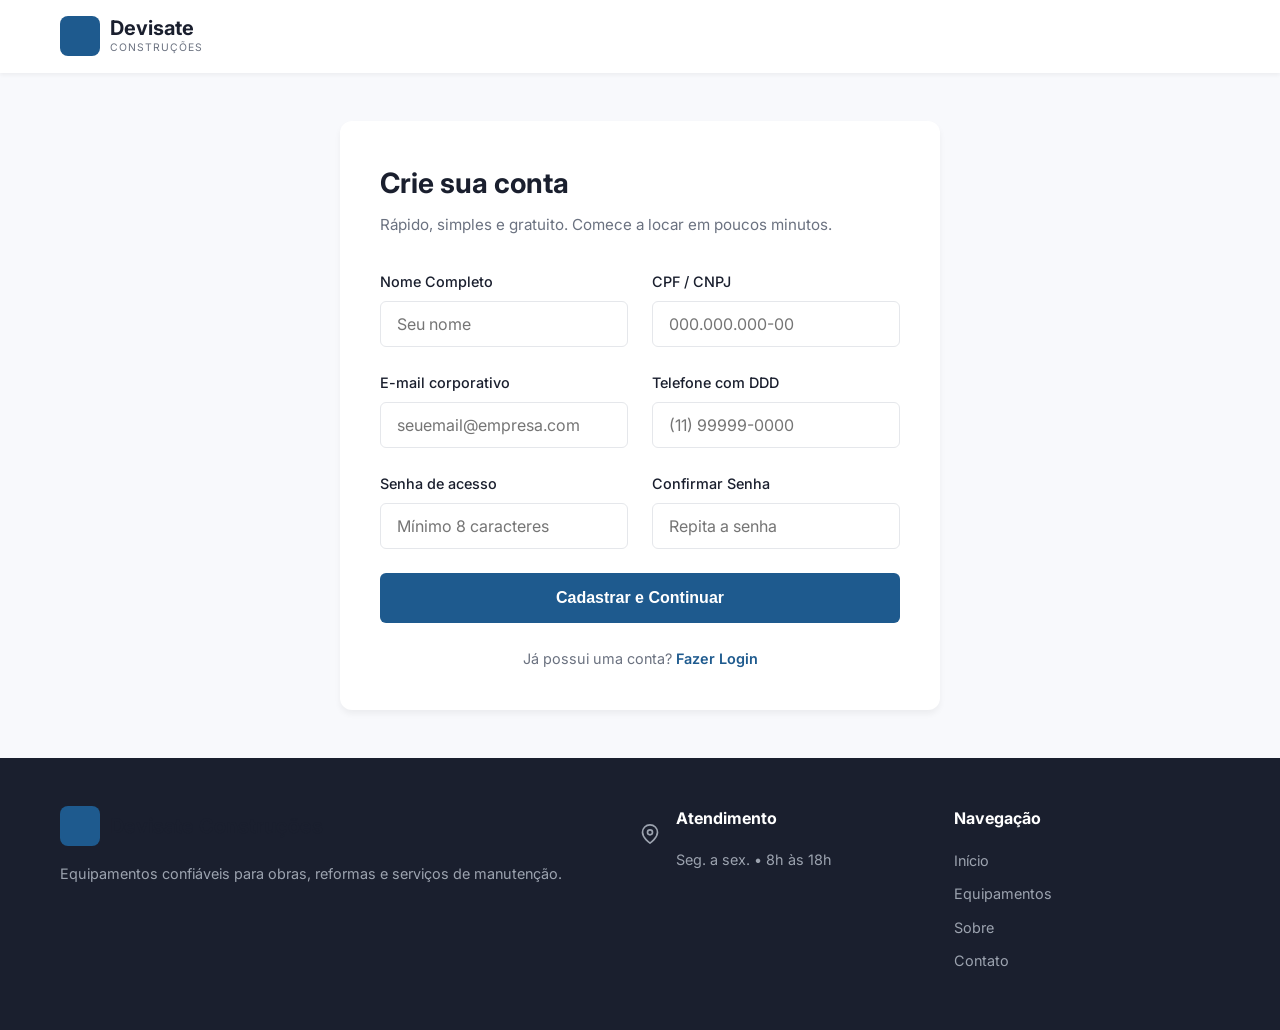
<file: cadastro.html>
<!DOCTYPE html>
<html lang="pt-BR">
<head>
    <meta charset="UTF-8">
    <meta name="viewport" content="width=device-width, initial-scale=1.0">
    <title>Criar Conta - Devisate Construções</title>
    <link rel="stylesheet" href="css/style.css">
    <link href="https://fonts.googleapis.com/css2?family=Inter:wght@400;500;600;700&display=swap" rel="stylesheet">
</head>
<body class="auth-page">
    <header class="header">
        <div class="container">
            <nav class="navbar">
                <div class="logo">
                    <div class="logo-icon"></div>
                    <div class="logo-text">
                        <span class="logo-title">Devisate</span>
                        <span class="logo-subtitle">CONSTRUÇÕES</span>
                    </div>
                </div>
            </nav>
        </div>
    </header>

    <section class="auth-section">
        <div class="container">
            <div class="auth-form-container cadastro-container">
                <div class="auth-form cadastro-form">
                    <h2>Crie sua conta</h2>
                    <p class="auth-subtitle">Rápido, simples e gratuito. Comece a locar em poucos minutos.</p>
                    
                    <form action="#" method="POST">
                        <div class="form-row">
                            <div class="form-group">
                                <label for="nome">Nome Completo</label>
                                <input type="text" id="nome" name="nome" placeholder="Seu nome" required>
                            </div>
                            <div class="form-group">
                                <label for="cpf">CPF / CNPJ</label>
                                <input type="text" id="cpf" name="cpf" placeholder="000.000.000-00" required>
                            </div>
                        </div>
                        
                        <div class="form-row">
                            <div class="form-group">
                                <label for="email">E-mail corporativo</label>
                                <input type="email" id="email" name="email" placeholder="seuemail@empresa.com" required>
                            </div>
                            <div class="form-group">
                                <label for="telefone">Telefone com DDD</label>
                                <input type="tel" id="telefone" name="telefone" placeholder="(11) 99999-0000" required>
                            </div>
                        </div>
                        
                        <div class="form-row">
                            <div class="form-group">
                                <label for="senha">Senha de acesso</label>
                                <input type="password" id="senha" name="senha" placeholder="Mínimo 8 caracteres" required minlength="8">
                            </div>
                            <div class="form-group">
                                <label for="confirmar-senha">Confirmar Senha</label>
                                <input type="password" id="confirmar-senha" name="confirmar-senha" placeholder="Repita a senha" required>
                            </div>
                        </div>
                        
                        <button type="submit" class="btn-primary btn-full">Cadastrar e Continuar</button>
                    </form>
                    
                    <p class="auth-footer">
                        Já possui uma conta? <a href="login.html">Fazer Login</a>
                    </p>
                </div>
            </div>
        </div>
    </section>

    <footer class="footer auth-footer-custom">
        <div class="container">
            <div class="footer-content">
                <div class="footer-section">
                    <div class="logo">
                        <div class="logo-icon"></div>
                        <div class="logo-text">
                            <span class="logo-title">Devisate Construções</span>
                        </div>
                    </div>
                    <p>Equipamentos confiáveis para obras, reformas e serviços de manutenção.</p>
                </div>
                <div class="footer-section">
                    <div class="atendimento">
                        <div class="atendimento-icon">
                            <svg width="20" height="20" viewBox="0 0 24 24" fill="none" stroke="currentColor" stroke-width="2">
                                <path d="M21 10c0 7-9 13-9 13s-9-6-9-13a9 9 0 0 1 18 0z"></path>
                                <circle cx="12" cy="10" r="3"></circle>
                            </svg>
                        </div>
                        <div>
                            <strong>Atendimento</strong>
                            <p>Seg. a sex. • 8h às 18h</p>
                        </div>
                    </div>
                </div>
                <div class="footer-section">
                    <h4>Navegação</h4>
                    <ul>
                        <li><a href="index.html">Início</a></li>
                        <li><a href="equipamentos.html">Equipamentos</a></li>
                        <li><a href="index.html#sobre">Sobre</a></li>
                        <li><a href="index.html#contato">Contato</a></li>
                    </ul>
                </div>
            </div>
        </div>
    </footer>

    <script src="js/script.js"></script>
</body>
</html>
</file>
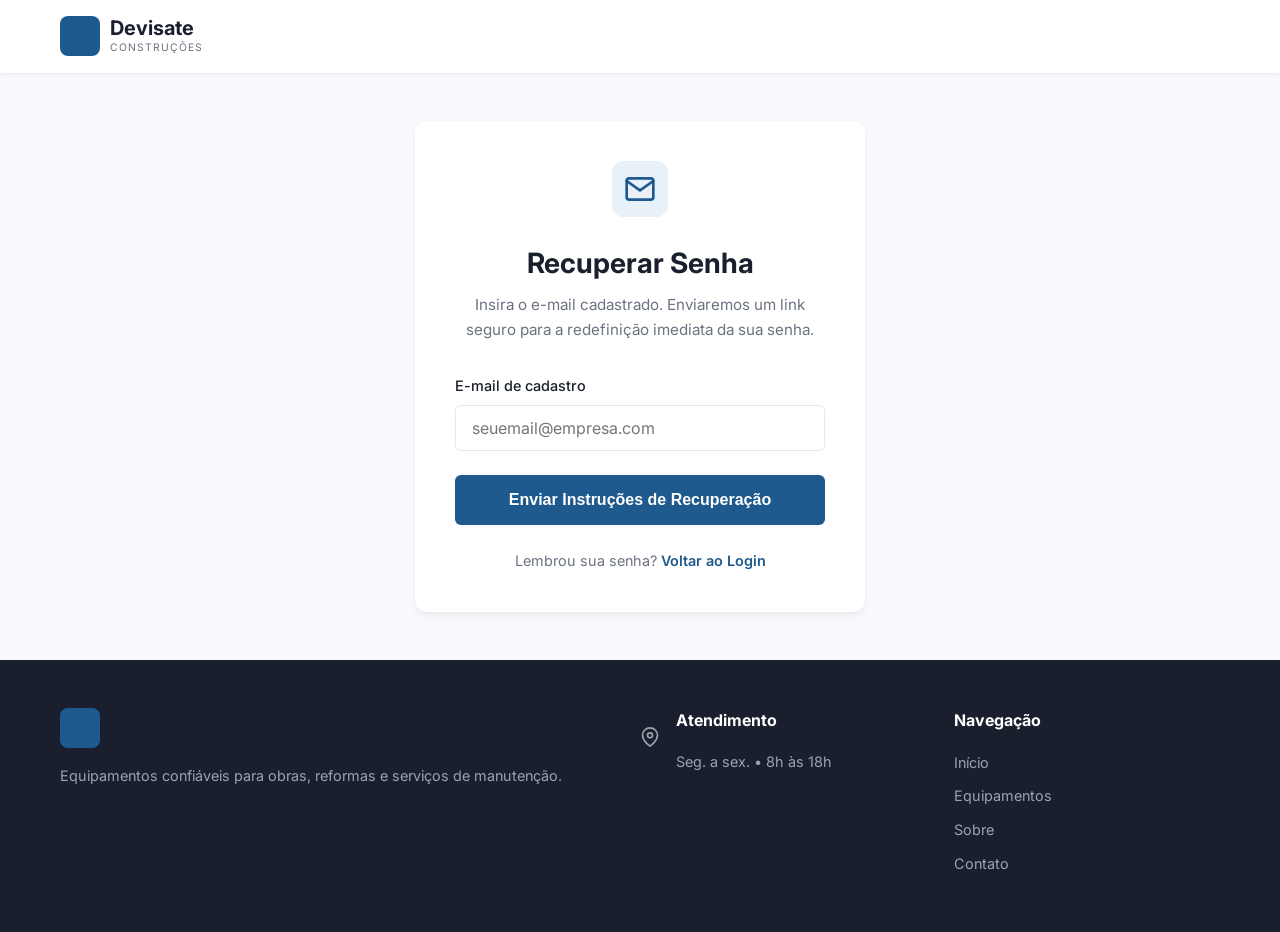
<file: recuperar-senha.html>
<!DOCTYPE html>
<html lang="pt-BR">
<head>
    <meta charset="UTF-8">
    <meta name="viewport" content="width=device-width, initial-scale=1.0">
    <title>Recuperar Senha - Devisate Construções</title>
    <link rel="stylesheet" href="css/style.css">
    <link href="https://fonts.googleapis.com/css2?family=Inter:wght@400;500;600;700&display=swap" rel="stylesheet">
</head>
<body class="auth-page">
    <header class="header">
        <div class="container">
            <nav class="navbar">
                <div class="logo">
                    <div class="logo-icon"></div>
                    <div class="logo-text">
                        <span class="logo-title">Devisate</span>
                        <span class="logo-subtitle">CONSTRUÇÕES</span>
                    </div>
                </div>
            </nav>
        </div>
    </header>

    <section class="auth-section">
        <div class="container">
            <div class="auth-form-container recuperar-container">
                <div class="auth-form recuperar-form">
                    <div class="icon-box">
                        <svg width="32" height="32" viewBox="0 0 24 24" fill="none" stroke="#1e5a8e" stroke-width="2" stroke-linecap="round" stroke-linejoin="round">
                            <path d="M4 4h16c1.1 0 2 .9 2 2v12c0 1.1-.9 2-2 2H4c-1.1 0-2-.9-2-2V6c0-1.1.9-2 2-2z"></path>
                            <polyline points="22,6 12,13 2,6"></polyline>
                        </svg>
                    </div>
                    <h2>Recuperar Senha</h2>
                    <p class="auth-subtitle">Insira o e-mail cadastrado. Enviaremos um link seguro para a redefinição imediata da sua senha.</p>
                    
                    <form action="#" method="POST">
                        <div class="form-group">
                            <label for="email">E-mail de cadastro</label>
                            <input type="email" id="email" name="email" placeholder="seuemail@empresa.com" required>
                        </div>
                        
                        <button type="submit" class="btn-primary btn-full">Enviar Instruções de Recuperação</button>
                    </form>
                    
                    <p class="auth-footer">
                        Lembrou sua senha? <a href="login.html">Voltar ao Login</a>
                    </p>
                </div>
            </div>
        </div>
    </section>

    <footer class="footer auth-footer-custom">
        <div class="container">
            <div class="footer-content">
                <div class="footer-section">
                    <div class="logo">
                        <div class="logo-icon"></div>
                        <div class="logo-text">
                            <span class="logo-title">Devisate Construções</span>
                        </div>
                    </div>
                    <p>Equipamentos confiáveis para obras, reformas e serviços de manutenção.</p>
                </div>
                <div class="footer-section">
                    <div class="atendimento">
                        <div class="atendimento-icon">
                            <svg width="20" height="20" viewBox="0 0 24 24" fill="none" stroke="currentColor" stroke-width="2">
                                <path d="M21 10c0 7-9 13-9 13s-9-6-9-13a9 9 0 0 1 18 0z"></path>
                                <circle cx="12" cy="10" r="3"></circle>
                            </svg>
                        </div>
                        <div>
                            <strong>Atendimento</strong>
                            <p>Seg. a sex. • 8h às 18h</p>
                        </div>
                    </div>
                </div>
                <div class="footer-section">
                    <h4>Navegação</h4>
                    <ul>
                        <li><a href="index.html">Início</a></li>
                        <li><a href="equipamentos.html">Equipamentos</a></li>
                        <li><a href="index.html#sobre">Sobre</a></li>
                        <li><a href="index.html#contato">Contato</a></li>
                    </ul>
                </div>
            </div>
        </div>
    </footer>

    <script src="js/script.js"></script>
</body>
</html>
</file>
<file: css/style.css>
* {
    margin: 0;
    padding: 0;
    box-sizing: border-box;
}

:root {
    --primary-color: #1e5a8e;
    --secondary-color: #2d7cb8;
    --dark-color: #1a1f2e;
    --light-bg: #f8f9fc;
    --white: #ffffff;
    --text-dark: #1a1f2e;
    --text-gray: #6b7280;
    --success: #10b981;
    --border-color: #e5e7eb;
}

body {
    font-family: 'Inter', sans-serif;
    color: var(--text-dark);
    line-height: 1.6;
    background-color: var(--light-bg);
}

.container {
    max-width: 1200px;
    margin: 0 auto;
    padding: 0 20px;
}

.header {
    background: var(--white);
    box-shadow: 0 2px 4px rgba(0,0,0,0.05);
    position: sticky;
    top: 0;
    z-index: 1000;
}

.navbar {
    display: flex;
    justify-content: space-between;
    align-items: center;
    padding: 1rem 0;
}

.logo {
    display: flex;
    align-items: center;
    gap: 10px;
}

.logo-icon {
    width: 40px;
    height: 40px;
    background: var(--primary-color);
    border-radius: 8px;
}

.logo-text {
    display: flex;
    flex-direction: column;
}

.logo-title {
    font-size: 1.25rem;
    font-weight: 700;
    color: var(--dark-color);
    line-height: 1.2;
}

.logo-subtitle {
    font-size: 0.65rem;
    color: var(--text-gray);
    letter-spacing: 1px;
}

.nav-menu {
    display: flex;
    list-style: none;
    gap: 2rem;
    align-items: center;
}

.nav-link {
    text-decoration: none;
    color: var(--text-dark);
    font-weight: 500;
    transition: color 0.3s;
}

.nav-link:hover,
.nav-link.active {
    color: var(--primary-color);
}

.btn-entrar {
    background: var(--primary-color);
    color: var(--white) !important;
    padding: 0.6rem 1.5rem;
    border-radius: 6px;
    text-decoration: none;
    font-weight: 600;
    transition: background 0.3s;
}

.btn-entrar:hover {
    background: var(--secondary-color);
}

.hamburger {
    display: none;
    flex-direction: column;
    gap: 5px;
    cursor: pointer;
}

.hamburger span {
    width: 25px;
    height: 3px;
    background: var(--dark-color);
    transition: 0.3s;
}

.hero {
    padding: 4rem 0;
    background: var(--white);
}

.hero-content {
    display: grid;
    grid-template-columns: 1fr 1fr;
    gap: 4rem;
    align-items: center;
}

.hero-text h1 {
    font-size: 3rem;
    color: var(--dark-color);
    margin-bottom: 1rem;
    line-height: 1.2;
}

.hero-text p {
    font-size: 1.1rem;
    color: var(--text-gray);
    margin-bottom: 2rem;
}

.btn-primary {
    display: inline-block;
    background: var(--primary-color);
    color: var(--white);
    padding: 1rem 2rem;
    border-radius: 6px;
    text-decoration: none;
    font-weight: 600;
    transition: background 0.3s;
    border: none;
    cursor: pointer;
}

.btn-primary:hover {
    background: var(--secondary-color);
}

.hero-features {
    display: flex;
    gap: 2rem;
    margin-top: 2rem;
}

.hero-features span {
    color: var(--text-gray);
    font-size: 0.9rem;
}

.hero-image img {
    width: 100%;
    border-radius: 12px;
    box-shadow: 0 10px 30px rgba(0,0,0,0.1);
}

section {
    padding: 4rem 0;
}

.section-header {
    text-align: center;
    margin-bottom: 3rem;
}

.section-tag {
    display: block;
    color: var(--primary-color);
    font-size: 0.85rem;
    font-weight: 600;
    margin-bottom: 0.5rem;
    text-transform: uppercase;
    letter-spacing: 1px;
}

.section-header h2 {
    font-size: 2.2rem;
    color: var(--dark-color);
    margin-bottom: 1rem;
}

.section-header p {
    color: var(--text-gray);
    max-width: 600px;
    margin: 0 auto;
}

.categorias {
    background: var(--light-bg);
}

.categorias-grid {
    display: grid;
    grid-template-columns: repeat(3, 1fr);
    gap: 2rem;
}

.categoria-card {
    background: var(--white);
    border-radius: 12px;
    overflow: hidden;
    box-shadow: 0 4px 6px rgba(0,0,0,0.05);
    transition: transform 0.3s, box-shadow 0.3s;
}

.categoria-card:hover {
    transform: translateY(-5px);
    box-shadow: 0 10px 20px rgba(0,0,0,0.1);
}

.categoria-card img {
    width: 100%;
    height: 200px;
    object-fit: cover;
}

.categoria-content {
    padding: 1.5rem;
}

.categoria-content h3 {
    font-size: 1.25rem;
    margin-bottom: 0.5rem;
    color: var(--dark-color);
}

.categoria-content p {
    color: var(--text-gray);
    font-size: 0.9rem;
    margin-bottom: 1rem;
}

.btn-secondary {
    display: inline-block;
    padding: 0.6rem 1.2rem;
    border: 2px solid var(--primary-color);
    color: var(--primary-color);
    text-decoration: none;
    border-radius: 6px;
    font-weight: 600;
    transition: all 0.3s;
}

.btn-secondary:hover {
    background: var(--primary-color);
    color: var(--white);
}

.equipamentos-disponiveis {
    background: var(--white);
}

.equipamentos-grid {
    display: grid;
    grid-template-columns: repeat(4, 1fr);
    gap: 1.5rem;
}

.equipamento-card {
    background: var(--light-bg);
    border-radius: 12px;
    overflow: hidden;
    border: 1px solid var(--border-color);
    transition: box-shadow 0.3s;
}

.equipamento-card:hover {
    box-shadow: 0 8px 16px rgba(0,0,0,0.1);
}

.equipamento-card img {
    width: 100%;
    height: 180px;
    object-fit: cover;
}

.equipamento-info {
    padding: 1.25rem;
}

.equipamento-info h3 {
    font-size: 1.1rem;
    margin-bottom: 0.5rem;
    color: var(--dark-color);
}

.categoria-label {
    display: block;
    font-size: 0.85rem;
    color: var(--text-gray);
    margin-bottom: 0.5rem;
}

.status {
    display: block;
    font-size: 0.85rem;
    margin-bottom: 1rem;
    color: var(--success);
}

.btn-detalhes {
    display: block;
    text-align: center;
    padding: 0.6rem;
    border: 1px solid var(--border-color);
    border-radius: 6px;
    text-decoration: none;
    color: var(--text-dark);
    font-weight: 600;
    transition: all 0.3s;
}

.btn-detalhes:hover {
    background: var(--primary-color);
    color: var(--white);
    border-color: var(--primary-color);
}

.sobre {
    background: var(--light-bg);
}

.sobre-content {
    display: grid;
    grid-template-columns: 1fr 1fr;
    gap: 4rem;
    align-items: center;
}

.sobre-text h2 {
    font-size: 2rem;
    color: var(--dark-color);
    margin: 1rem 0;
}

.sobre-text p {
    color: var(--text-gray);
    margin-bottom: 1rem;
}

.sobre-image img {
    width: 100%;
    border-radius: 12px;
    box-shadow: 0 10px 30px rgba(0,0,0,0.1);
}

.diferenciais {
    background: var(--white);
}

.diferenciais-grid {
    display: grid;
    grid-template-columns: repeat(4, 1fr);
    gap: 2rem;
}

.diferencial-card {
    background: var(--light-bg);
    padding: 2rem;
    border-radius: 12px;
    text-align: center;
    transition: transform 0.3s;
}

.diferencial-card:hover {
    transform: translateY(-5px);
}

.diferencial-icon {
    margin-bottom: 1rem;
    display: flex;
    justify-content: center;
}

.diferencial-card h3 {
    font-size: 1.1rem;
    margin-bottom: 0.5rem;
    color: var(--dark-color);
}

.diferencial-card p {
    font-size: 0.9rem;
    color: var(--text-gray);
}

.footer {
    background: var(--dark-color);
    color: var(--white);
    padding: 3rem 0 1rem;
}

.footer-content {
    display: grid;
    grid-template-columns: 2fr 1fr 1fr;
    gap: 3rem;
    margin-bottom: 2rem;
}

.footer-section p {
    color: #9ca3af;
    margin-top: 1rem;
    font-size: 0.9rem;
}

.footer-section h4 {
    margin-bottom: 1rem;
    font-size: 1rem;
}

.footer-section ul {
    list-style: none;
}

.footer-section ul li {
    margin-bottom: 0.5rem;
}

.footer-section ul li a {
    color: #9ca3af;
    text-decoration: none;
    font-size: 0.9rem;
    transition: color 0.3s;
}

.footer-section ul li a:hover {
    color: var(--white);
}

.atendimento {
    display: flex;
    align-items: center;
    gap: 1rem;
}

.atendimento-icon {
    color: #9ca3af;
}

.atendimento strong {
    display: block;
    margin-bottom: 0.25rem;
}

.atendimento p {
    color: #9ca3af;
    font-size: 0.9rem;
}

.footer-bottom {
    border-top: 1px solid #374151;
    padding-top: 2rem;
    text-align: center;
    color: #9ca3af;
    font-size: 0.9rem;
}

@media (max-width: 768px) {
    .nav-menu {
        display: none;
    }
    
    .hamburger {
        display: flex;
    }
    
    .hero-content,
    .sobre-content {
        grid-template-columns: 1fr;
    }
    
    .categorias-grid {
        grid-template-columns: 1fr;
    }
    
    .equipamentos-grid {
        grid-template-columns: repeat(2, 1fr);
    }
    
    .diferenciais-grid {
        grid-template-columns: repeat(2, 1fr);
    }
    
    .footer-content {
        grid-template-columns: 1fr;
    }
}

@media (max-width: 480px) {
    .equipamentos-grid {
        grid-template-columns: 1fr;
    }
    
    .diferenciais-grid {
        grid-template-columns: 1fr;
    }
}

.auth-page {
    min-height: 100vh;
    display: flex;
    flex-direction: column;
}

.auth-section {
    flex: 1;
    padding: 3rem 0;
    background: var(--light-bg);
}

.auth-container {
    display: grid;
    grid-template-columns: 1fr 1fr;
    gap: 3rem;
    align-items: stretch;
}

.auth-banner {
    background: var(--primary-color);
    color: var(--white);
    padding: 3rem;
    border-radius: 12px;
    display: flex;
    flex-direction: column;
    justify-content: center;
}

.auth-banner h2 {
    font-size: 2rem;
    margin-bottom: 1rem;
    line-height: 1.3;
}

.auth-banner p {
    font-size: 1rem;
    opacity: 0.9;
    margin-bottom: 2rem;
    line-height: 1.6;
}

.auth-banner img {
    width: 100%;
    border-radius: 8px;
    margin-top: 2rem;
}

.auth-form-container {
    display: flex;
    align-items: center;
}

.auth-form {
    background: var(--white);
    padding: 2.5rem;
    border-radius: 12px;
    box-shadow: 0 4px 6px rgba(0,0,0,0.05);
    width: 100%;
}

.auth-form h2 {
    font-size: 1.75rem;
    color: var(--dark-color);
    margin-bottom: 0.5rem;
}

.auth-subtitle {
    color: var(--text-gray);
    margin-bottom: 2rem;
    font-size: 0.95rem;
}

.form-group {
    margin-bottom: 1.5rem;
}

.form-group label {
    display: block;
    margin-bottom: 0.5rem;
    font-weight: 500;
    color: var(--text-dark);
    font-size: 0.9rem;
}

.form-group input {
    width: 100%;
    padding: 0.75rem 1rem;
    border: 1px solid var(--border-color);
    border-radius: 6px;
    font-size: 1rem;
    transition: border-color 0.3s;
    font-family: 'Inter', sans-serif;
}

.form-group input:focus {
    outline: none;
    border-color: var(--primary-color);
}

.form-options {
    display: flex;
    justify-content: space-between;
    align-items: center;
    margin-bottom: 1.5rem;
}

.checkbox-label {
    display: flex;
    align-items: center;
    gap: 0.5rem;
    cursor: pointer;
    font-size: 0.9rem;
    color: var(--text-dark);
}

.checkbox-label input[type="checkbox"] {
    width: 18px;
    height: 18px;
    cursor: pointer;
}

.forgot-link {
    color: var(--primary-color);
    text-decoration: none;
    font-size: 0.9rem;
    font-weight: 500;
}

.forgot-link:hover {
    text-decoration: underline;
}

.btn-full {
    width: 100%;
    padding: 1rem;
    font-size: 1rem;
}

.auth-footer {
    text-align: center;
    margin-top: 1.5rem;
    color: var(--text-gray);
    font-size: 0.9rem;
}

.auth-footer a {
    color: var(--primary-color);
    text-decoration: none;
    font-weight: 600;
}

.auth-footer a:hover {
    text-decoration: underline;
}

.auth-footer-custom {
    margin-top: auto;
}

@media (max-width: 968px) {
    .auth-container {
        grid-template-columns: 1fr;
    }
    
    .auth-banner {
        display: none;
    }
}
.cadastro-container {
    justify-content: center;
}

.cadastro-form {
    max-width: 600px;
    width: 100%;
}

.form-row {
    display: grid;
    grid-template-columns: 1fr 1fr;
    gap: 1.5rem;
}

@media (max-width: 600px) {
    .form-row {
        grid-template-columns: 1fr;
    }
}
.recuperar-container {
    justify-content: center;
}

.recuperar-form {
    max-width: 450px;
    width: 100%;
    text-align: center;
}

.icon-box {
    width: 56px;
    height: 56px;
    background: #e8f0f8;
    border-radius: 12px;
    display: flex;
    align-items: center;
    justify-content: center;
    margin: 0 auto 1.5rem;
}

.recuperar-form h2 {
    margin-bottom: 0.5rem;
}

.recuperar-form .auth-subtitle {
    margin-bottom: 2rem;
}

.recuperar-form .form-group {
    text-align: left;
}
.page-header {
    background: var(--white);
    padding: 3rem 0;
    text-align: center;
}

.page-header h1 {
    font-size: 2.5rem;
    color: var(--dark-color);
    margin-bottom: 0.5rem;
}

.page-header p {
    color: var(--text-gray);
    font-size: 1.1rem;
}

.categorias-equipamentos {
    background: var(--light-bg);
    padding: 4rem 0;
}

.todos-equipamentos {
    background: var(--white);
    padding: 4rem 0;
}

.sobre-equipamentos {
    background: var(--light-bg);
    padding: 4rem 0;
}

.diferenciais-equipamentos {
    background: var(--white);
    padding: 4rem 0;
}

.categorias-detalhadas {
    background: var(--white);
    padding: 4rem 0;
}

.categoria-secao {
    display: grid;
    grid-template-columns: 1fr 1fr;
    gap: 4rem;
    align-items: center;
    margin-bottom: 5rem;
    padding-bottom: 5rem;
    border-bottom: 1px solid var(--border-color);
}

.categoria-secao:last-child {
    margin-bottom: 0;
    padding-bottom: 0;
    border-bottom: none;
}

.categoria-secao.invertida {
    direction: rtl; 
}

.categoria-secao.invertida > * {
    direction: ltr; /* Restaura a direção do texto para leitura normal */
}

.categoria-info h2 {
    font-size: 2rem;
    color: var(--dark-color);
    margin: 1rem 0;
}

.categoria-info p {
    color: var(--text-gray);
    margin-bottom: 1.5rem;
    line-height: 1.7;
}

.lista-recursos {
    list-style: none;
    margin-bottom: 2rem;
}

.lista-recursos li {
    padding: 0.5rem 0;
    padding-left: 1.5rem;
    position: relative;
    color: var(--text-dark);
}

.lista-recursos li::before {
    content: "✓";
    position: absolute;
    left: 0;
    color: var(--primary-color);
    font-weight: bold;
}

.categoria-imagem img {
    width: 100%;
    border-radius: 12px;
    box-shadow: 0 10px 30px rgba(0,0,0,0.1);
    object-fit: cover;
    height: 350px;
}

@media (max-width: 768px) {
    .categoria-secao,
    .categoria-secao.invertida {
        grid-template-columns: 1fr;
        direction: ltr;
        gap: 2rem;
        margin-bottom: 3rem;
        padding-bottom: 3rem;
    }
    
    .categoria-imagem img {
        height: 250px;
    }
}
.equipamento-detalhes {
    padding: 3rem 0;
    background: var(--white);
}

.breadcrumb {
    margin-bottom: 2rem;
    font-size: 0.9rem;
    color: var(--text-gray);
}

.breadcrumb a {
    color: var(--primary-color);
    text-decoration: none;
}

.breadcrumb a:hover {
    text-decoration: underline;
}

.detalhes-content {
    display: grid;
    grid-template-columns: 1fr 1fr;
    gap: 4rem;
    align-items: start;
}

.detalhes-imagem img {
    width: 100%;
    border-radius: 12px;
    box-shadow: 0 10px 30px rgba(0,0,0,0.1);
}

.categoria-tag {
    display: inline-block;
    background: #e8f0f8;
    color: var(--primary-color);
    padding: 0.4rem 1rem;
    border-radius: 20px;
    font-size: 0.85rem;
    font-weight: 600;
    margin-bottom: 1rem;
}

.detalhes-info h1 {
    font-size: 2.5rem;
    color: var(--dark-color);
    margin-bottom: 1rem;
}

.detalhes-info .status {
    display: inline-block;
    margin-bottom: 2rem;
    font-size: 1rem;
}

.descricao {
    margin-bottom: 2rem;
}

.descricao p {
    color: var(--text-gray);
    line-height: 1.8;
}

.especificacoes {
    background: var(--light-bg);
    padding: 2rem;
    border-radius: 12px;
    margin-bottom: 2rem;
}

.especificacoes h3 {
    margin-bottom: 1rem;
    color: var(--dark-color);
}

.especificacoes ul {
    list-style: none;
}

.especificacoes ul li {
    padding: 0.5rem 0;
    color: var(--text-gray);
    border-bottom: 1px solid var(--border-color);
}

.especificacoes ul li:last-child {
    border-bottom: none;
}

.acoes {
    display: flex;
    gap: 1rem;
}

.acoes .btn-primary,
.acoes .btn-secondary {
    flex: 1;
    text-align: center;
}

.equipamentos-relacionados {
    padding: 4rem 0;
    background: var(--light-bg);
}

@media (max-width: 768px) {
    .detalhes-content {
        grid-template-columns: 1fr;
    }
    
    .acoes {
        flex-direction: column;
    }
}
</file>
